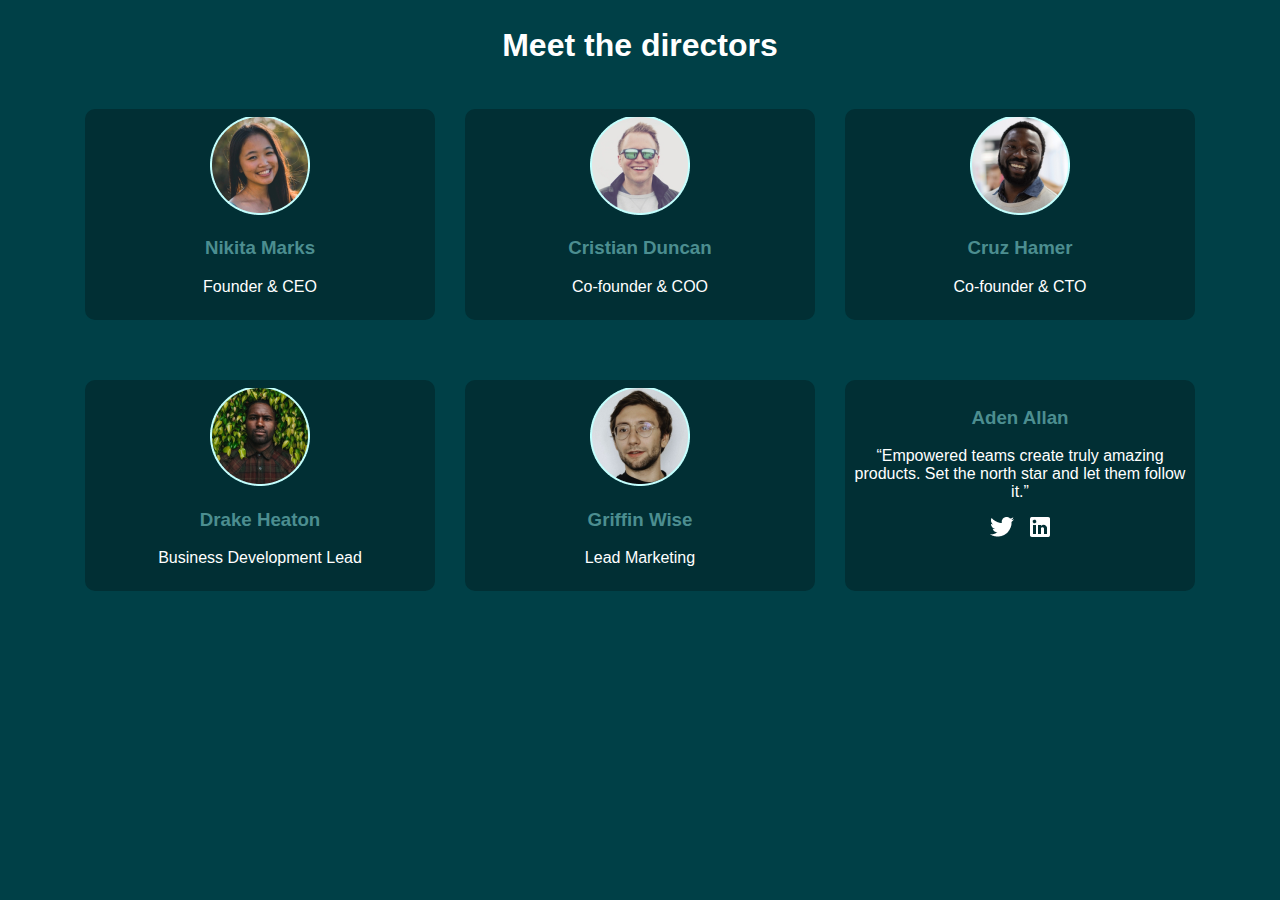
<file: cards_1/index.html>
<!DOCTYPE html>
<html lang="en">
<head>
    <meta charset="UTF-8">
    <meta name="viewport" content="width=device-width, initial-scale=1.0">
    <title>cards_1</title>
    <link rel="stylesheet" href="./main.css">
</head>
<body>
    <h2>Meet the directors</h2>
    <div class="directors">
        <div class="directors_items">

        <div class="directors_img">
            <img src="./img/directors_img.png" alt="img">
        </div>
        <div class="directors_title">
           <h3>Nikita Marks</h3>
        </div>
        <div class="directors_text">
            <p>Founder & CEO</p>
        </div>
        </div>

        <div class="directors_items">

            <div class="directors_img">
                <img src="./img/directors_img2.png" alt="img">
            </div>
            <div class="directors_title">
               <h3>Cristian Duncan</h3>
            </div>
            <div class="directors_text">
                <p>Co-founder & COO</p>
            </div>
            </div>

            <div class="directors_items">

                <div class="directors_img">
                    <img src="./img/directors_img3.png" alt="img">
                </div>
                <div class="directors_title">
                   <h3>Cruz Hamer</h3>
                </div>
                <div class="directors_text">
                    <p>Co-founder & CTO</p>
                </div>
                </div>

    </div>
       <div class="directors2">
                <div class="directors_items">

                    <div class="directors_img">
                        <img src="./img/directors_img4.png" alt="img">
                    </div>
                    <div class="directors_title">
                       <h3>Drake Heaton</h3>
                    </div>
                    <div class="directors_text">
                        <p>Business Development Lead</p>
                    </div>
                    </div>

                    <div class="directors_items">

                        <div class="directors_img">
                            <img src="./img/directors_img5.png" alt="img">
                        </div>
                        <div class="directors_title">
                           <h3>Griffin Wise</h3>
                        </div>
                        <div class="directors_text">
                            <p>Lead Marketing</p>
                        </div>
                        </div>
                <div class="directors_items6">
                    <div class="directors_title">
                        <h3>Aden Allan</h3>
                    </div>
                    <div class="directors_text2">
                        <p>“Empowered teams create truly amazing products. Set the north star and let them follow it.”</p>
                    </div>
                    <div class="direcotrs_icon">
                        <img src="./img/directors_icon.png" alt="icon">
                    </div>
                </div>        
        </div>
  
</body>
</html>
</file>
<file: cards_1/main.css>
*{
    box-sizing: border-box;
    font-family:Arial, Helvetica, sans-serif;
}

body{
    background-color: #004047;
}

.directors{
    display: flex;
    justify-content: center;
    margin: 30px;
}

.directors2{
    display: flex;
    justify-content: center;
    margin: 30px;


}

.directors_items{
    border-radius: 10px;
    width: 350px;
    background-color: #012F34;
    text-align: center;
    padding: 8px;
    margin-bottom: 10px;
    margin: 15px;
}

.directors_items6{
    border-radius: 10px;
    width: 350px;
    background-color: #012F34;
    text-align: center;
    padding: 8px;
    margin-bottom: 10px;
    margin: 15px;
}

.directors_title{
    color: #4C8E90;
    font-family: sans-serif;
}

.directors_text{
    color: #fff;
    font-family: monospace;
    font-size: medium;
}

.directors_text2{
    color: #fff;
    font-style: normal;
   
    
    
}

h2{
    font-size: xx-large;
    text-align: center;
    color: #fff;
}
</file>
